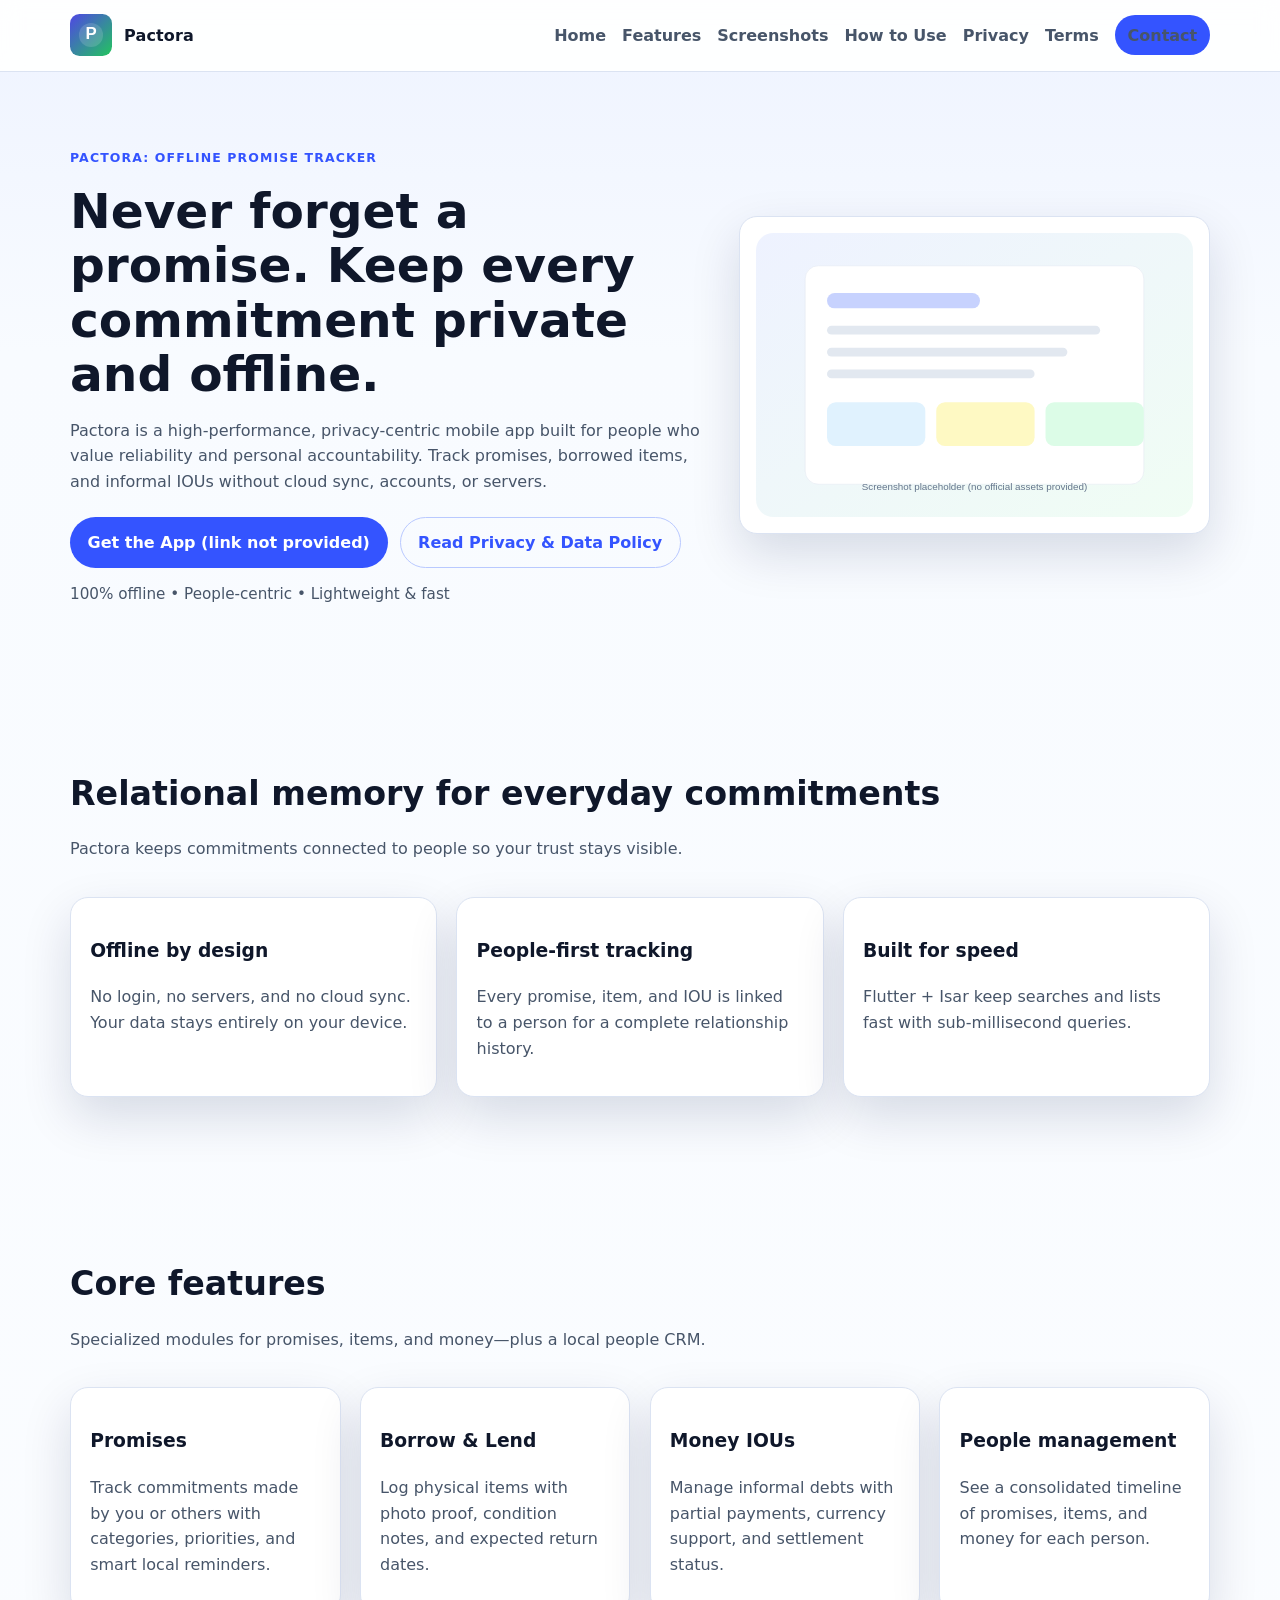
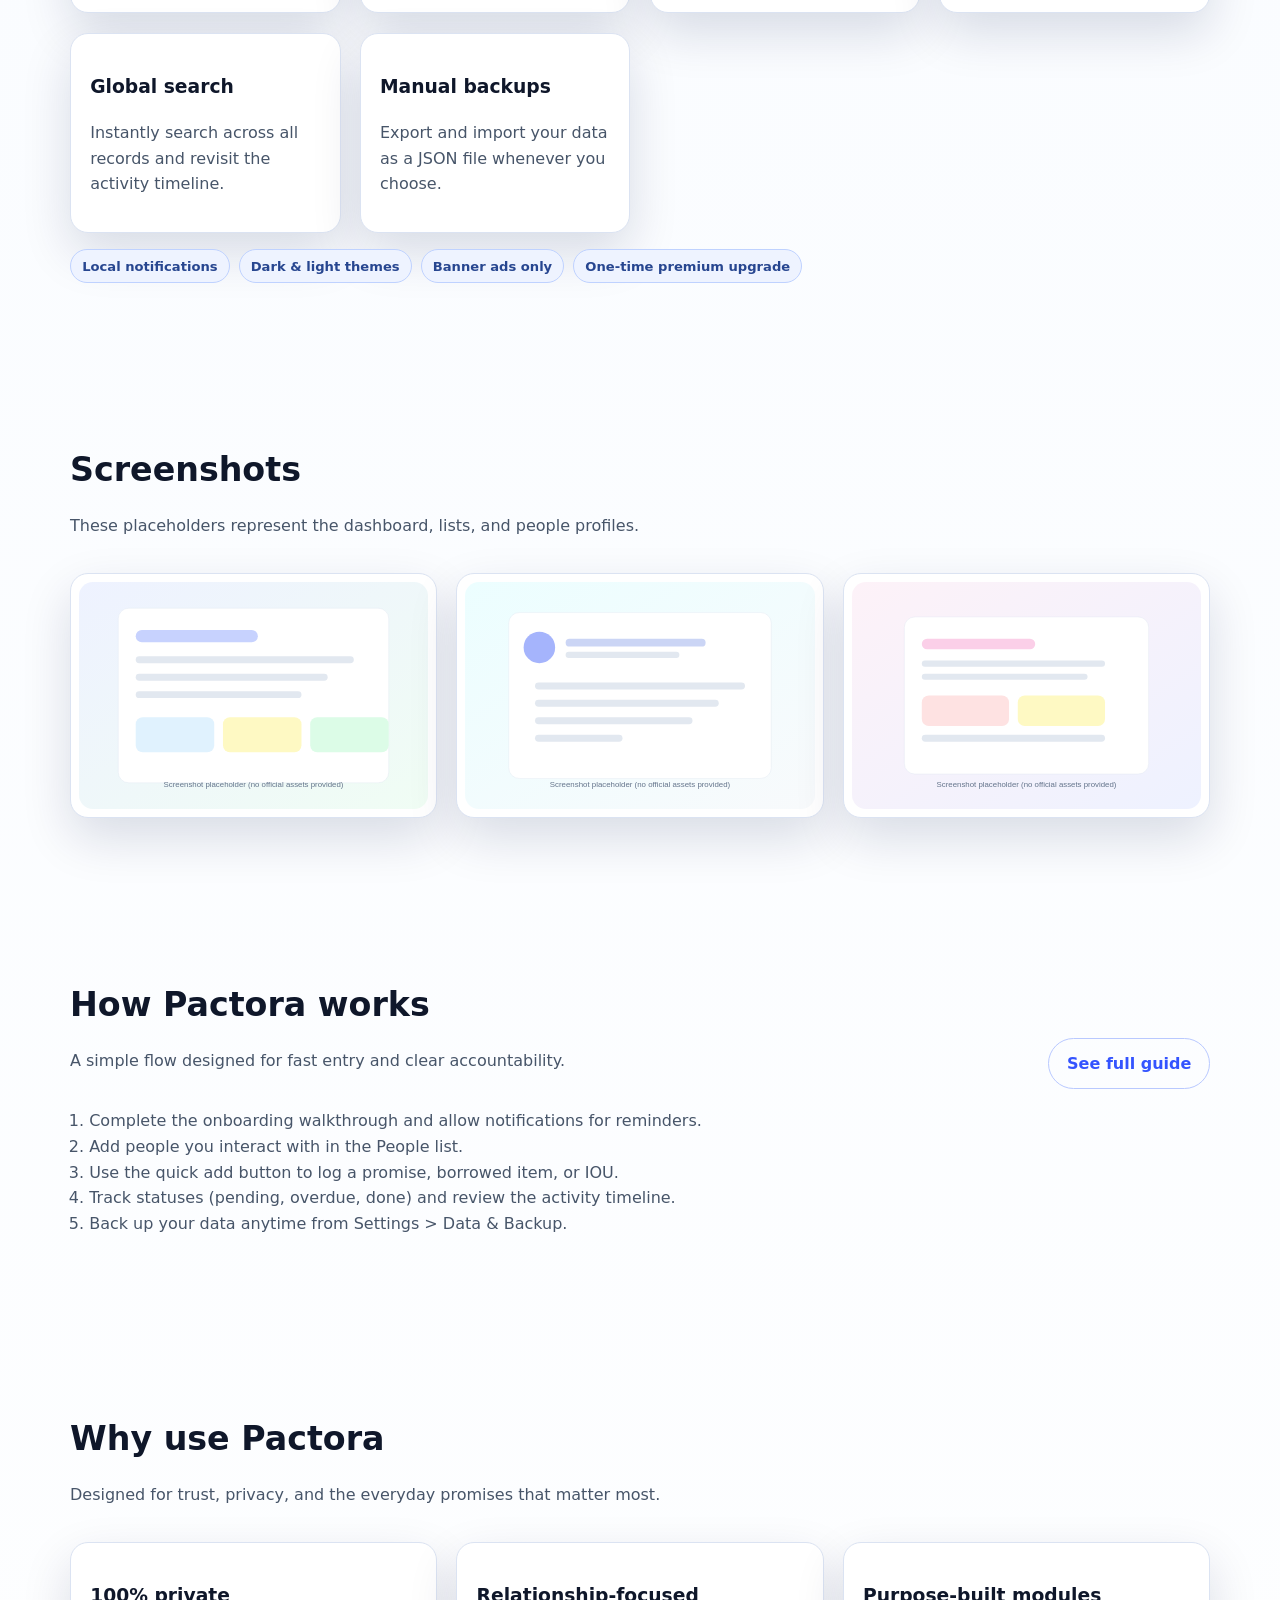
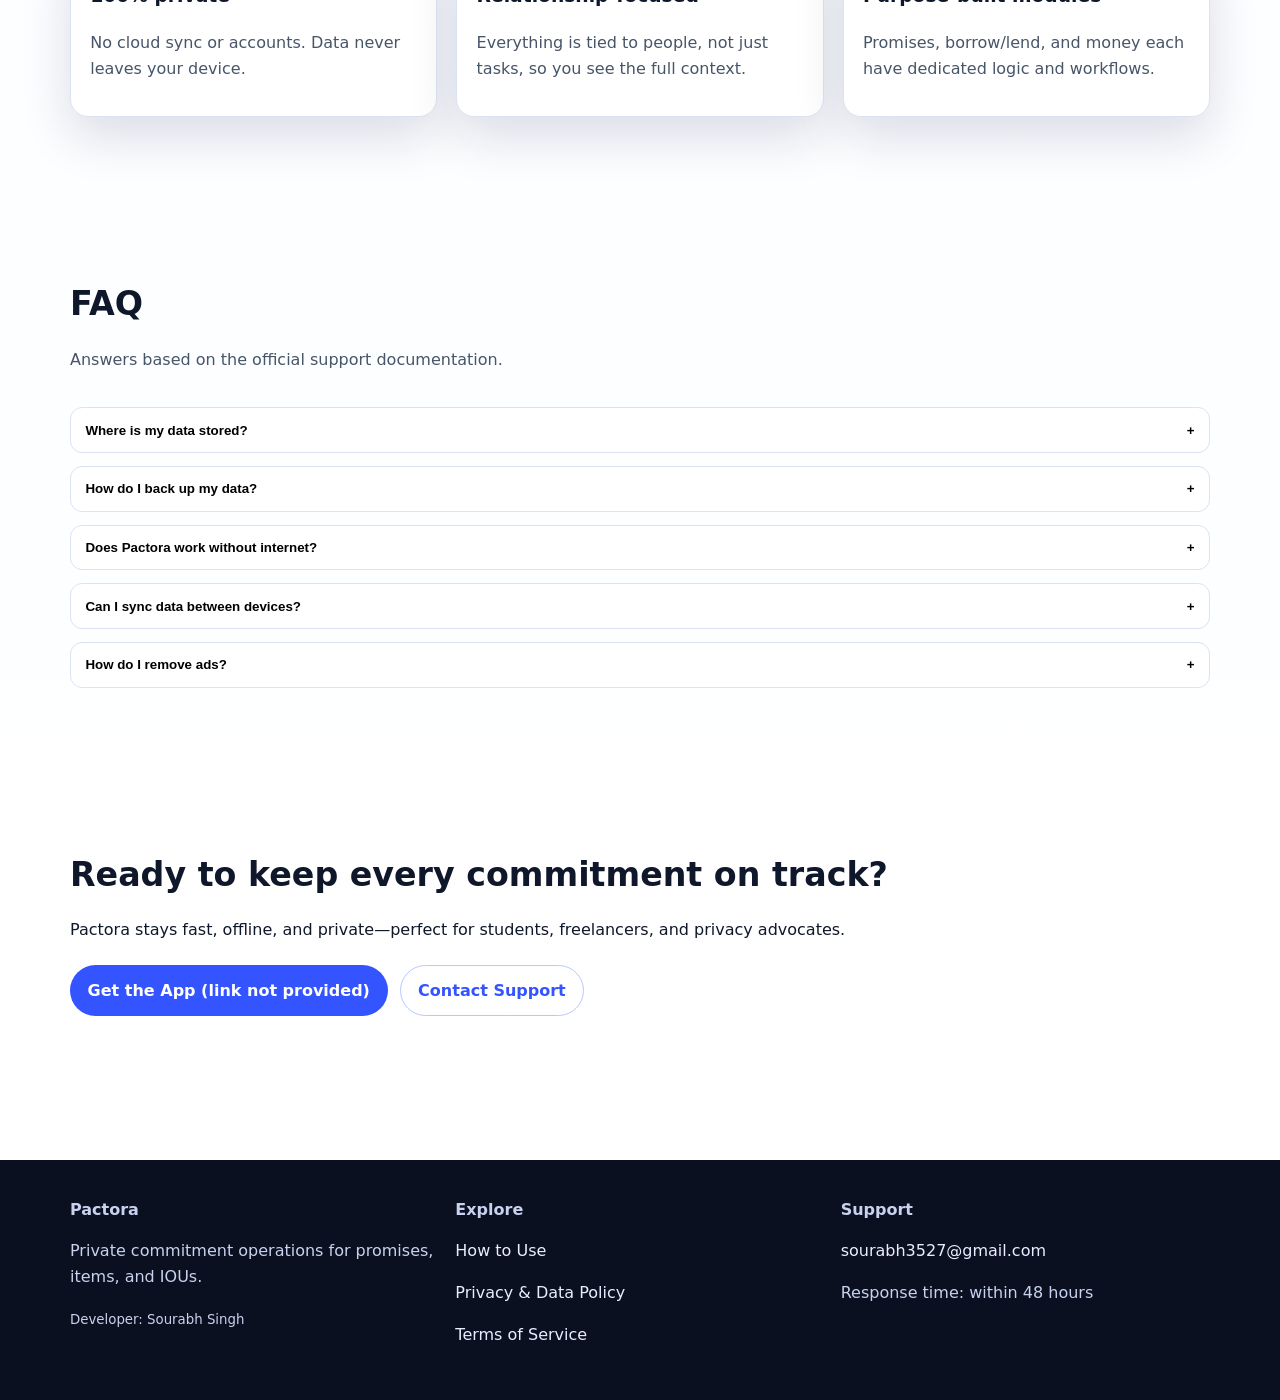
<file: index.html>
<!DOCTYPE html>
<html lang="en">
  <head>
    <meta charset="UTF-8" />
    <meta name="viewport" content="width=device-width, initial-scale=1" />
    <title>Pactora — Private Commitment Intelligence</title>
    <meta name="description" content="Pactora is a 100% offline, privacy-centric commitment tracker for promises, borrowed items, and informal IOUs." />
    <link rel="stylesheet" href="style.css" />
  </head>
  <body>
    <header class="site-header">
      <div class="container nav-wrap">
        <a class="brand" href="index.html">
          <img class="logo" src="assets/logo.svg" alt="Pactora logo" />
          <span>Pactora</span>
        </a>
        <button class="nav-toggle" aria-expanded="false" aria-controls="nav-links">Menu</button>
        <nav>
          <ul id="nav-links" class="nav-links">
            <li><a href="index.html">Home</a></li>
            <li><a href="#features">Features</a></li>
            <li><a href="#screenshots">Screenshots</a></li>
            <li><a href="how-to-use.html">How to Use</a></li>
            <li><a href="privacy.html">Privacy</a></li>
            <li><a href="terms.html">Terms</a></li>
            <li><a class="btn btn-sm" href="contact.html">Contact</a></li>
          </ul>
        </nav>
      </div>
    </header>

    <div class="scroll-progress" aria-hidden="true"></div>

    <main>
      <section class="hero section">
        <div class="container hero-grid">
          <div>
            <span class="eyebrow">Pactora: Offline Promise Tracker</span>
            <h1>Never forget a promise. Keep every commitment private and offline.</h1>
            <p>
              Pactora is a high-performance, privacy-centric mobile app built for people who value reliability and personal accountability.
              Track promises, borrowed items, and informal IOUs without cloud sync, accounts, or servers.
            </p>
            <div class="cta-group">
              <a class="btn" href="contact.html">Get the App (link not provided)</a>
              <a class="btn btn-secondary" href="privacy.html">Read Privacy &amp; Data Policy</a>
            </div>
            <div class="hero-meta">100% offline • People-centric • Lightweight &amp; fast</div>
          </div>
          <div class="hero-card">
            <img src="assets/screenshot-1.svg" alt="Pactora app screenshot placeholder" />
          </div>
        </div>
      </section>

      <section class="section" id="about">
        <div class="container">
          <div class="section-title">
            <div>
              <h2>Relational memory for everyday commitments</h2>
              <p>Pactora keeps commitments connected to people so your trust stays visible.</p>
            </div>
          </div>
          <div class="card-grid">
            <div class="card">
              <h3>Offline by design</h3>
              <p>No login, no servers, and no cloud sync. Your data stays entirely on your device.</p>
            </div>
            <div class="card">
              <h3>People-first tracking</h3>
              <p>Every promise, item, and IOU is linked to a person for a complete relationship history.</p>
            </div>
            <div class="card">
              <h3>Built for speed</h3>
              <p>Flutter + Isar keep searches and lists fast with sub-millisecond queries.</p>
            </div>
          </div>
        </div>
      </section>

      <section class="section" id="features">
        <div class="container">
          <div class="section-title">
            <div>
              <h2>Core features</h2>
              <p>Specialized modules for promises, items, and money—plus a local people CRM.</p>
            </div>
          </div>
          <div class="card-grid">
            <div class="card">
              <h3>Promises</h3>
              <p>Track commitments made by you or others with categories, priorities, and smart local reminders.</p>
            </div>
            <div class="card">
              <h3>Borrow &amp; Lend</h3>
              <p>Log physical items with photo proof, condition notes, and expected return dates.</p>
            </div>
            <div class="card">
              <h3>Money IOUs</h3>
              <p>Manage informal debts with partial payments, currency support, and settlement status.</p>
            </div>
            <div class="card">
              <h3>People management</h3>
              <p>See a consolidated timeline of promises, items, and money for each person.</p>
            </div>
            <div class="card">
              <h3>Global search</h3>
              <p>Instantly search across all records and revisit the activity timeline.</p>
            </div>
            <div class="card">
              <h3>Manual backups</h3>
              <p>Export and import your data as a JSON file whenever you choose.</p>
            </div>
          </div>
          <div class="pill-list">
            <div class="pill">Local notifications</div>
            <div class="pill">Dark &amp; light themes</div>
            <div class="pill">Banner ads only</div>
            <div class="pill">One-time premium upgrade</div>
          </div>
        </div>
      </section>

      <section class="section" id="screenshots">
        <div class="container">
          <div class="section-title">
            <div>
              <h2>Screenshots</h2>
              <p>These placeholders represent the dashboard, lists, and people profiles.</p>
            </div>
          </div>
          <div class="screenshot-grid">
            <div class="screenshot">
              <img src="assets/screenshot-1.svg" alt="Dashboard screenshot placeholder" />
            </div>
            <div class="screenshot">
              <img src="assets/screenshot-2.svg" alt="Lists screenshot placeholder" />
            </div>
            <div class="screenshot">
              <img src="assets/screenshot-3.svg" alt="People profile screenshot placeholder" />
            </div>
          </div>
        </div>
      </section>

      <section class="section" id="how">
        <div class="container">
          <div class="section-title">
            <div>
              <h2>How Pactora works</h2>
              <p>A simple flow designed for fast entry and clear accountability.</p>
            </div>
            <a class="btn btn-secondary" href="how-to-use.html">See full guide</a>
          </div>
          <ol class="list">
            <li>Complete the onboarding walkthrough and allow notifications for reminders.</li>
            <li>Add people you interact with in the People list.</li>
            <li>Use the quick add button to log a promise, borrowed item, or IOU.</li>
            <li>Track statuses (pending, overdue, done) and review the activity timeline.</li>
            <li>Back up your data anytime from Settings &gt; Data &amp; Backup.</li>
          </ol>
        </div>
      </section>

      <section class="section" id="why">
        <div class="container">
          <div class="section-title">
            <div>
              <h2>Why use Pactora</h2>
              <p>Designed for trust, privacy, and the everyday promises that matter most.</p>
            </div>
          </div>
          <div class="card-grid">
            <div class="card">
              <h3>100% private</h3>
              <p>No cloud sync or accounts. Data never leaves your device.</p>
            </div>
            <div class="card">
              <h3>Relationship-focused</h3>
              <p>Everything is tied to people, not just tasks, so you see the full context.</p>
            </div>
            <div class="card">
              <h3>Purpose-built modules</h3>
              <p>Promises, borrow/lend, and money each have dedicated logic and workflows.</p>
            </div>
          </div>
        </div>
      </section>

      <section class="section" id="faq">
        <div class="container">
          <div class="section-title">
            <div>
              <h2>FAQ</h2>
              <p>Answers based on the official support documentation.</p>
            </div>
          </div>
          <div class="faq-list">
            <div class="faq-item">
              <button type="button" aria-expanded="false">
                Where is my data stored?
                <span>+</span>
              </button>
              <div class="faq-answer">
                <p>Your data is stored locally in an encrypted Isar database on your phone. It never leaves your device.</p>
              </div>
            </div>
            <div class="faq-item">
              <button type="button" aria-expanded="false">
                How do I back up my data?
                <span>+</span>
              </button>
              <div class="faq-answer">
                <p>Go to Settings &gt; Data &amp; Backup and tap “Export Backup.” This creates a JSON file you can store anywhere.</p>
              </div>
            </div>
            <div class="faq-item">
              <button type="button" aria-expanded="false">
                Does Pactora work without internet?
                <span>+</span>
              </button>
              <div class="faq-answer">
                <p>Yes. Core features are fully offline. Internet is only required to load banner ads in the free version.</p>
              </div>
            </div>
            <div class="faq-item">
              <button type="button" aria-expanded="false">
                Can I sync data between devices?
                <span>+</span>
              </button>
              <div class="faq-answer">
                <p>Not automatically. You can manually export a backup and import it on another device.</p>
              </div>
            </div>
            <div class="faq-item">
              <button type="button" aria-expanded="false">
                How do I remove ads?
                <span>+</span>
              </button>
              <div class="faq-answer">
                <p>Open Settings and purchase “Pactora Plus” to remove all banner ads.</p>
              </div>
            </div>
          </div>
        </div>
      </section>

      <section class="section">
        <div class="container">
          <div class="cta-band">
            <h2>Ready to keep every commitment on track?</h2>
            <p>Pactora stays fast, offline, and private—perfect for students, freelancers, and privacy advocates.</p>
            <div class="cta-group">
              <a class="btn" href="contact.html">Get the App (link not provided)</a>
              <a class="btn btn-secondary" href="contact.html">Contact Support</a>
            </div>
          </div>
        </div>
      </section>
    </main>

    <button id="back-to-top" class="back-to-top" type="button" aria-label="Back to top">↑</button>

    <footer class="footer">
      <div class="container footer-grid">
        <div>
          <strong>Pactora</strong>
          <p>Private commitment operations for promises, items, and IOUs.</p>
          <small>Developer: Sourabh Singh</small>
        </div>
        <div>
          <strong>Explore</strong>
          <p><a href="how-to-use.html">How to Use</a></p>
          <p><a href="privacy.html">Privacy &amp; Data Policy</a></p>
          <p><a href="terms.html">Terms of Service</a></p>
        </div>
        <div>
          <strong>Support</strong>
          <p><a href="mailto:sourabh3527@gmail.com">sourabh3527@gmail.com</a></p>
          <p>Response time: within 48 hours</p>
        </div>
      </div>
    </footer>

    <script src="script.js"></script>
  </body>
</html>
</file>
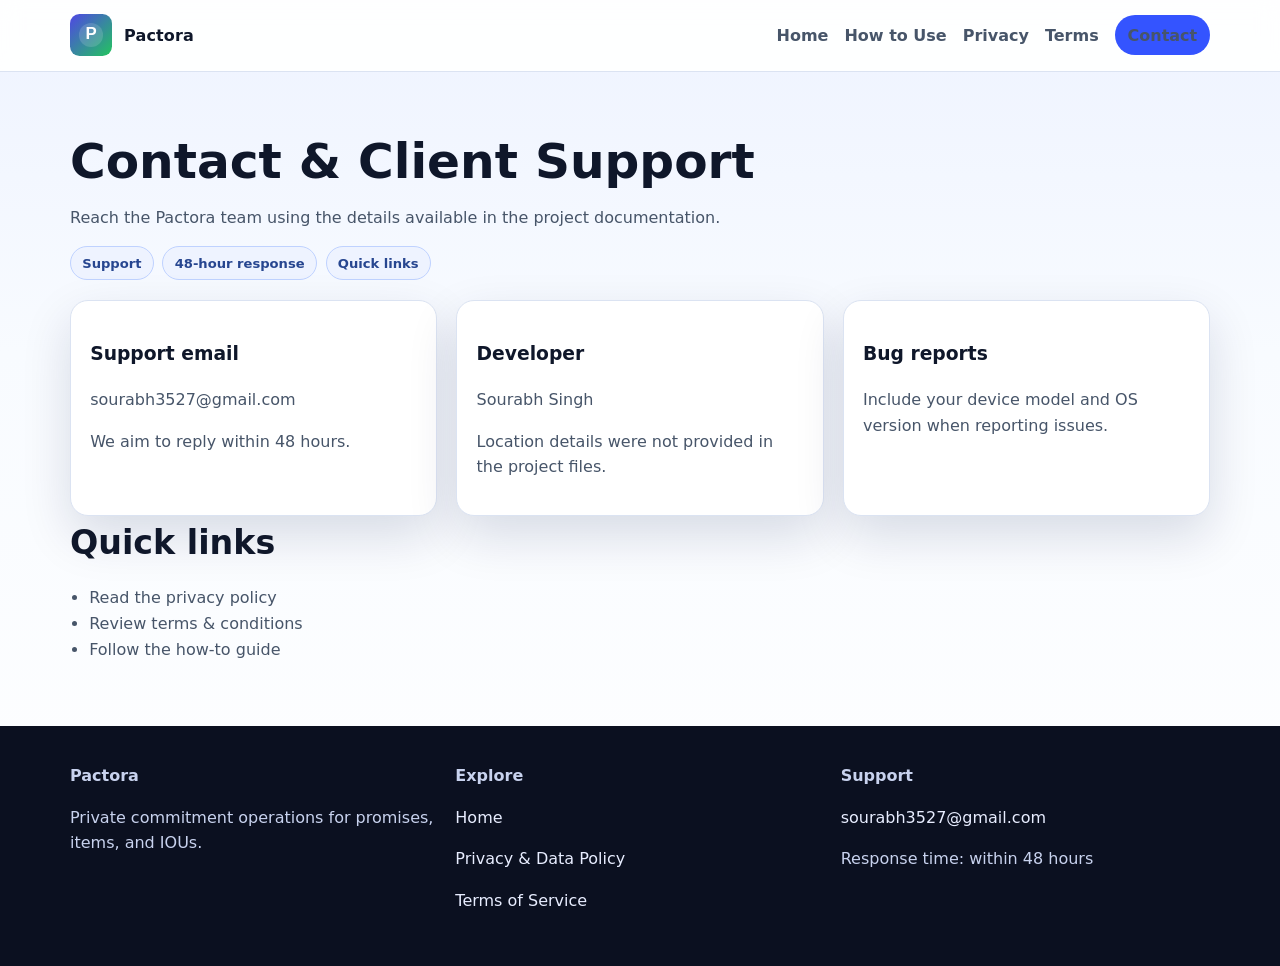
<file: contact.html>
<!DOCTYPE html>
<html lang="en">
  <head>
    <meta charset="UTF-8" />
    <meta name="viewport" content="width=device-width, initial-scale=1" />
    <title>Contact Pactora Support</title>
    <meta name="description" content="Contact and support information for Pactora." />
    <link rel="stylesheet" href="style.css" />
  </head>
  <body>
    <header class="site-header">
      <div class="container nav-wrap">
        <a class="brand" href="index.html">
          <img class="logo" src="assets/logo.svg" alt="Pactora logo" />
          <span>Pactora</span>
        </a>
        <button class="nav-toggle" aria-expanded="false" aria-controls="nav-links">Menu</button>
        <nav>
          <ul id="nav-links" class="nav-links">
            <li><a href="index.html">Home</a></li>
            <li><a href="how-to-use.html">How to Use</a></li>
            <li><a href="privacy.html">Privacy</a></li>
            <li><a href="terms.html">Terms</a></li>
            <li><a class="btn btn-sm" href="contact.html">Contact</a></li>
          </ul>
        </nav>
      </div>
    </header>

    <div class="scroll-progress" aria-hidden="true"></div>

    <main class="container">
      <section class="page-header page-hero">
        <h1>Contact &amp; Client Support</h1>
        <p>Reach the Pactora team using the details available in the project documentation.</p>
        <div class="page-meta">
          <span class="pill">Support</span>
          <span class="pill">48-hour response</span>
          <span class="pill">Quick links</span>
        </div>
      </section>

      <section class="page-content">
        <div class="card-grid">
          <div class="card">
            <h3>Support email</h3>
            <p><a href="mailto:sourabh3527@gmail.com">sourabh3527@gmail.com</a></p>
            <p>We aim to reply within 48 hours.</p>
          </div>
          <div class="card">
            <h3>Developer</h3>
            <p>Sourabh Singh</p>
            <p>Location details were not provided in the project files.</p>
          </div>
          <div class="card">
            <h3>Bug reports</h3>
            <p>Include your device model and OS version when reporting issues.</p>
          </div>
        </div>

        <h2>Quick links</h2>
        <ul class="list">
          <li><a href="privacy.html">Read the privacy policy</a></li>
          <li><a href="terms.html">Review terms &amp; conditions</a></li>
          <li><a href="how-to-use.html">Follow the how-to guide</a></li>
        </ul>
      </section>
    </main>

    <button id="back-to-top" class="back-to-top" type="button" aria-label="Back to top">↑</button>

    <footer class="footer">
      <div class="container footer-grid">
        <div>
          <strong>Pactora</strong>
          <p>Private commitment operations for promises, items, and IOUs.</p>
        </div>
        <div>
          <strong>Explore</strong>
          <p><a href="index.html">Home</a></p>
          <p><a href="privacy.html">Privacy &amp; Data Policy</a></p>
          <p><a href="terms.html">Terms of Service</a></p>
        </div>
        <div>
          <strong>Support</strong>
          <p><a href="mailto:sourabh3527@gmail.com">sourabh3527@gmail.com</a></p>
          <p>Response time: within 48 hours</p>
        </div>
      </div>
    </footer>

    <script src="script.js"></script>
  </body>
</html>
</file>
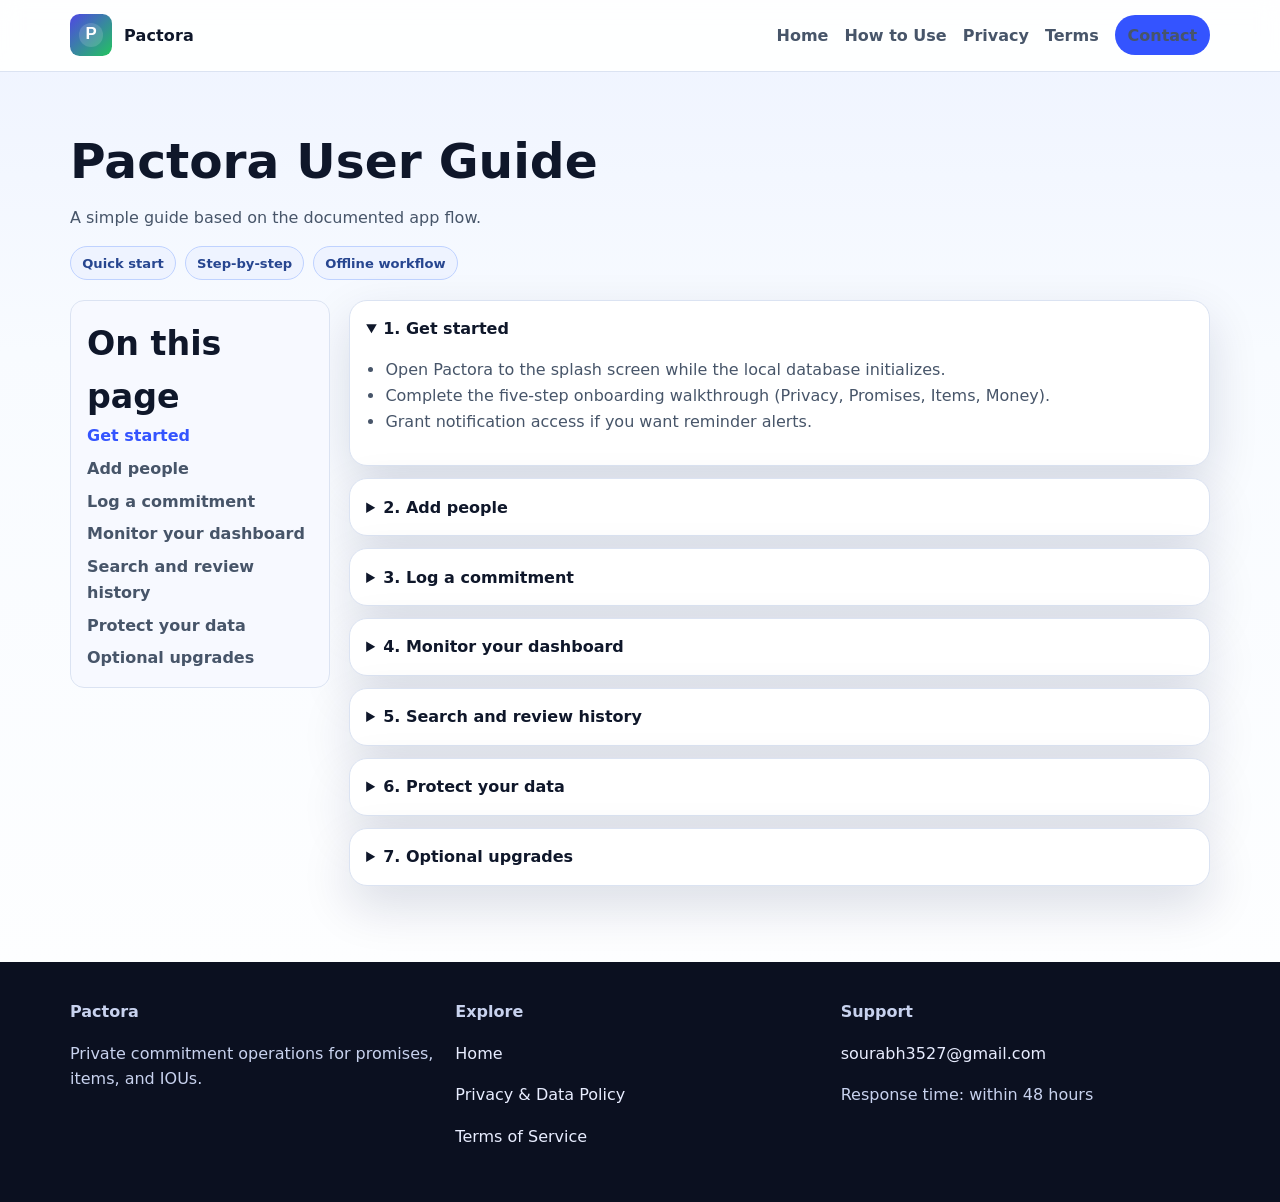
<file: how-to-use.html>
<!DOCTYPE html>
<html lang="en">
  <head>
    <meta charset="UTF-8" />
    <meta name="viewport" content="width=device-width, initial-scale=1" />
    <title>Pactora User Guide</title>
    <meta name="description" content="Step-by-step guide for using Pactora, the offline promise tracker." />
    <link rel="stylesheet" href="style.css" />
  </head>
  <body>
    <header class="site-header">
      <div class="container nav-wrap">
        <a class="brand" href="index.html">
          <img class="logo" src="assets/logo.svg" alt="Pactora logo" />
          <span>Pactora</span>
        </a>
        <button class="nav-toggle" aria-expanded="false" aria-controls="nav-links">Menu</button>
        <nav>
          <ul id="nav-links" class="nav-links">
            <li><a href="index.html">Home</a></li>
            <li><a href="how-to-use.html">How to Use</a></li>
            <li><a href="privacy.html">Privacy</a></li>
            <li><a href="terms.html">Terms</a></li>
            <li><a class="btn btn-sm" href="contact.html">Contact</a></li>
          </ul>
        </nav>
      </div>
    </header>

    <div class="scroll-progress" aria-hidden="true"></div>

    <main class="container">
      <section class="page-header page-hero">
        <h1>Pactora User Guide</h1>
        <p>A simple guide based on the documented app flow.</p>
        <div class="page-meta">
          <span class="pill">Quick start</span>
          <span class="pill">Step-by-step</span>
          <span class="pill">Offline workflow</span>
        </div>
      </section>

      <div class="page-layout">
        <aside class="toc">
          <h2>On this page</h2>
          <nav>
            <a href="#start">Get started</a>
            <a href="#people">Add people</a>
            <a href="#commitment">Log a commitment</a>
            <a href="#dashboard">Monitor your dashboard</a>
            <a href="#history">Search and review history</a>
            <a href="#protect">Protect your data</a>
            <a href="#upgrades">Optional upgrades</a>
          </nav>
        </aside>

        <section class="page-content">
          <details id="start" class="content-card" open>
            <summary>1. Get started</summary>
            <div>
              <ul class="list">
                <li>Open Pactora to the splash screen while the local database initializes.</li>
                <li>Complete the five-step onboarding walkthrough (Privacy, Promises, Items, Money).</li>
                <li>Grant notification access if you want reminder alerts.</li>
              </ul>
            </div>
          </details>

          <details id="people" class="content-card">
            <summary>2. Add people</summary>
            <div>
              <p>Use the People list to add the contacts tied to your commitments. Each person gets a full relationship history.</p>
            </div>
          </details>

          <details id="commitment" class="content-card">
            <summary>3. Log a commitment</summary>
            <div>
              <ul class="list">
                <li>Tap the floating action button to open the quick add sheet.</li>
                <li>Choose Promises, Borrow &amp; Lend, or Money based on what you want to track.</li>
                <li>Set due dates, priorities, and attachments like photos when needed.</li>
              </ul>
            </div>
          </details>

          <details id="dashboard" class="content-card">
            <summary>4. Monitor your dashboard</summary>
            <div>
              <ul class="list">
                <li>Use the Home dashboard to see Pending, Overdue, Borrowed, and Owed summaries.</li>
                <li>Review “Due Today” items to take immediate action.</li>
                <li>Open detail screens to complete, snooze, or share entries.</li>
              </ul>
            </div>
          </details>

          <details id="history" class="content-card">
            <summary>5. Search and review history</summary>
            <div>
              <ul class="list">
                <li>Use Global Search to find any promise, item, or IOU instantly.</li>
                <li>Open the Activity Timeline for a chronological history of your actions.</li>
                <li>Use the Calendar view to scan commitments by date.</li>
              </ul>
            </div>
          </details>

          <details id="protect" class="content-card">
            <summary>6. Protect your data</summary>
            <div>
              <ul class="list">
                <li>Go to Settings &gt; Data &amp; Backup to export a JSON backup.</li>
                <li>Import the backup on another device if you need to migrate data.</li>
              </ul>
            </div>
          </details>

          <details id="upgrades" class="content-card">
            <summary>7. Optional upgrades</summary>
            <div>
              <p>Pactora Plus removes ads and unlocks custom themes, analytics, and additional notification options.</p>
            </div>
          </details>
        </section>
      </div>
    </main>

    <button id="back-to-top" class="back-to-top" type="button" aria-label="Back to top">↑</button>

    <footer class="footer">
      <div class="container footer-grid">
        <div>
          <strong>Pactora</strong>
          <p>Private commitment operations for promises, items, and IOUs.</p>
        </div>
        <div>
          <strong>Explore</strong>
          <p><a href="index.html">Home</a></p>
          <p><a href="privacy.html">Privacy &amp; Data Policy</a></p>
          <p><a href="terms.html">Terms of Service</a></p>
        </div>
        <div>
          <strong>Support</strong>
          <p><a href="mailto:sourabh3527@gmail.com">sourabh3527@gmail.com</a></p>
          <p>Response time: within 48 hours</p>
        </div>
      </div>
    </footer>

    <script src="script.js"></script>
  </body>
</html>
</file>
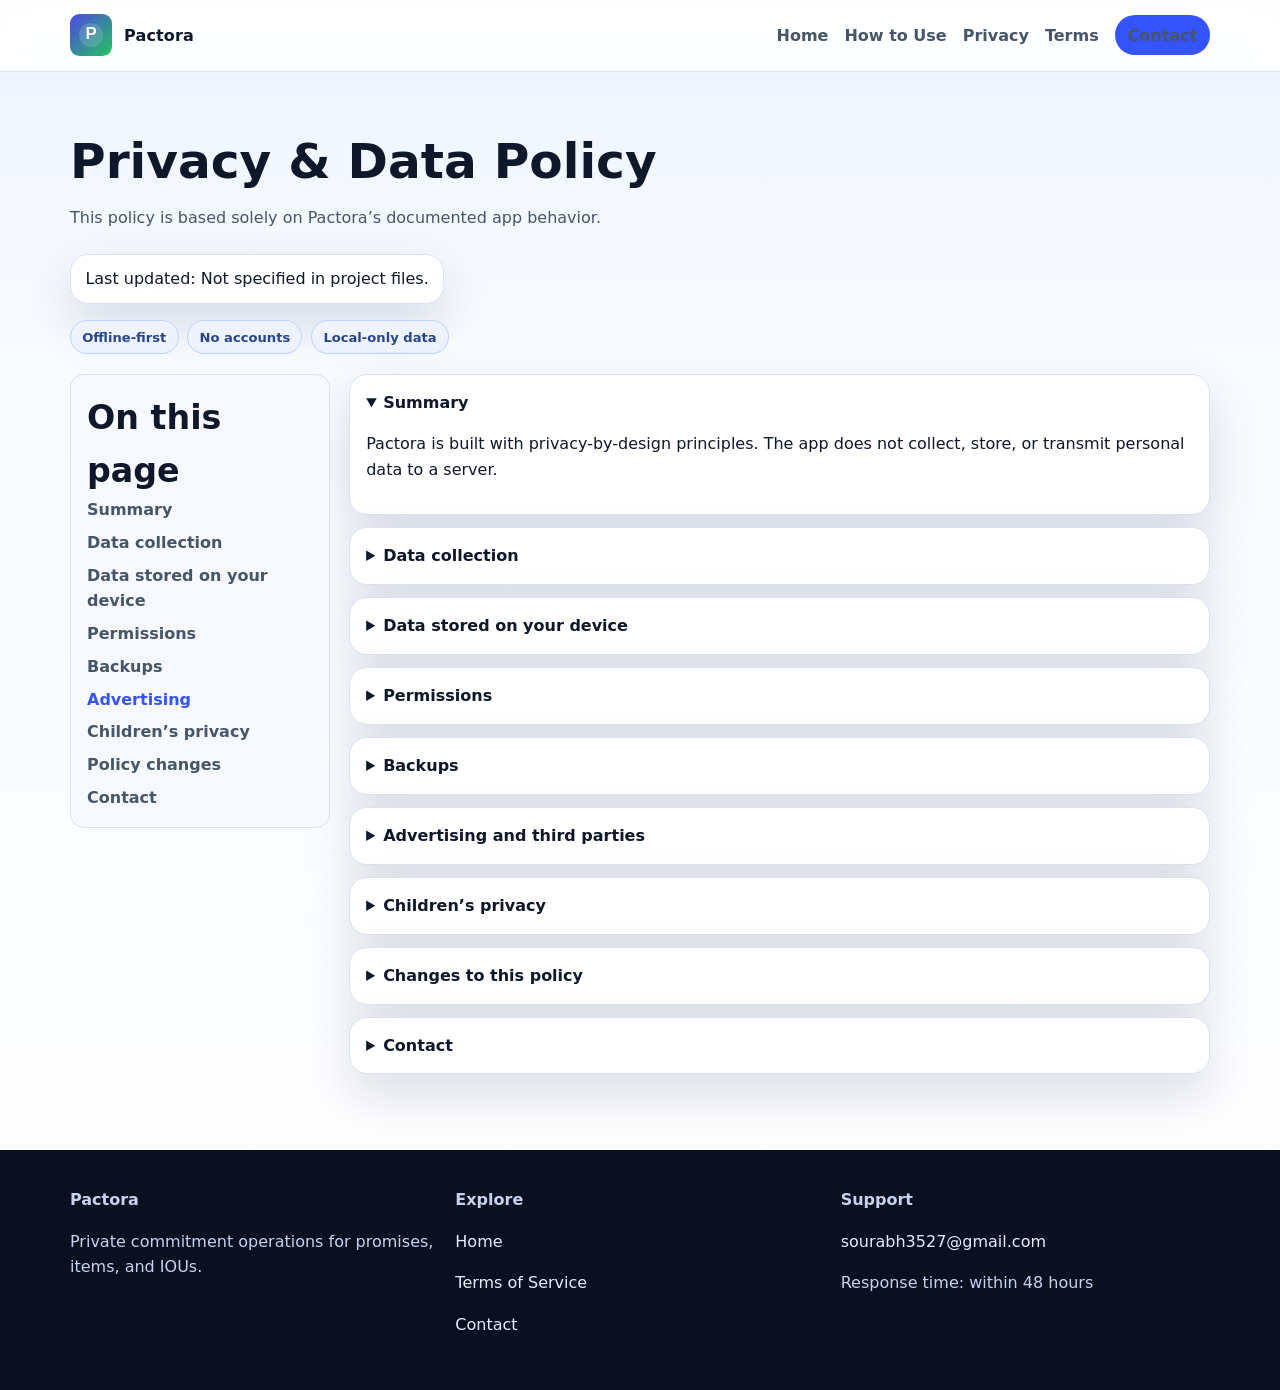
<file: privacy.html>
<!DOCTYPE html>
<html lang="en">
  <head>
    <meta charset="UTF-8" />
    <meta name="viewport" content="width=device-width, initial-scale=1" />
    <title>Pactora Privacy &amp; Data Policy</title>
    <meta name="description" content="Privacy policy for Pactora, the offline promise tracker." />
    <link rel="stylesheet" href="style.css" />
  </head>
  <body>
    <header class="site-header">
      <div class="container nav-wrap">
        <a class="brand" href="index.html">
          <img class="logo" src="assets/logo.svg" alt="Pactora logo" />
          <span>Pactora</span>
        </a>
        <button class="nav-toggle" aria-expanded="false" aria-controls="nav-links">Menu</button>
        <nav>
          <ul id="nav-links" class="nav-links">
            <li><a href="index.html">Home</a></li>
            <li><a href="how-to-use.html">How to Use</a></li>
            <li><a href="privacy.html">Privacy</a></li>
            <li><a href="terms.html">Terms</a></li>
            <li><a class="btn btn-sm" href="contact.html">Contact</a></li>
          </ul>
        </nav>
      </div>
    </header>

    <div class="scroll-progress" aria-hidden="true"></div>

    <main class="container">
      <section class="page-header page-hero">
        <h1>Privacy &amp; Data Policy</h1>
        <p>This policy is based solely on Pactora’s documented app behavior.</p>
        <div class="notice">Last updated: Not specified in project files.</div>
        <div class="page-meta">
          <span class="pill">Offline-first</span>
          <span class="pill">No accounts</span>
          <span class="pill">Local-only data</span>
        </div>
      </section>

      <div class="page-layout">
        <aside class="toc">
          <h2>On this page</h2>
          <nav>
            <a href="#summary">Summary</a>
            <a href="#collection">Data collection</a>
            <a href="#device-data">Data stored on your device</a>
            <a href="#permissions">Permissions</a>
            <a href="#backups">Backups</a>
            <a href="#ads">Advertising</a>
            <a href="#children">Children’s privacy</a>
            <a href="#changes">Policy changes</a>
            <a href="#contact">Contact</a>
          </nav>
        </aside>

        <section class="page-content">
          <details id="summary" class="content-card" open>
            <summary>Summary</summary>
            <div>
              <p>Pactora is built with privacy-by-design principles. The app does not collect, store, or transmit personal data to a server.</p>
            </div>
          </details>

          <details id="collection" class="content-card">
            <summary>Data collection</summary>
            <div>
              <ul class="list">
                <li>No account creation, login, or cloud sync is used.</li>
                <li>No personal data is sent to Pactora’s servers because none exist for storage.</li>
              </ul>
            </div>
          </details>

          <details id="device-data" class="content-card">
            <summary>Data stored on your device</summary>
            <div>
              <ul class="list">
                <li>Commitments, people, and IOUs are stored locally in an Isar database.</li>
                <li>Item photos and attachments are stored as local files on your device.</li>
                <li>Deleting the app removes all local data permanently.</li>
              </ul>
            </div>
          </details>

          <details id="permissions" class="content-card">
            <summary>Permissions</summary>
            <div>
              <ul class="list">
                <li><strong>Notifications:</strong> Used to schedule local reminders for promises and return dates.</li>
                <li><strong>Media/Photos:</strong> Used to attach item photos. Files stay on your device.</li>
              </ul>
            </div>
          </details>

          <details id="backups" class="content-card">
            <summary>Backups</summary>
            <div>
              <ul class="list">
                <li>Manual backup exports are available via Settings &gt; Data &amp; Backup.</li>
                <li>Backups are exported as JSON files that you control and store.</li>
              </ul>
            </div>
          </details>

          <details id="ads" class="content-card">
            <summary>Advertising and third parties</summary>
            <div>
              <ul class="list">
                <li>Pactora uses Google AdMob banner ads in the free version.</li>
                <li>Google may collect device identifiers to serve personalized ads unless you opt out.</li>
                <li>Ads are banner-only and do not interrupt the app flow.</li>
              </ul>
            </div>
          </details>

          <details id="children" class="content-card">
            <summary>Children’s privacy</summary>
            <div>
              <p>Pactora is not intended for children under 13.</p>
            </div>
          </details>

          <details id="changes" class="content-card">
            <summary>Changes to this policy</summary>
            <div>
              <p>Updates will be reflected in the app’s About &amp; FAQ screens. No update cadence is specified in the project files.</p>
            </div>
          </details>

          <details id="contact" class="content-card">
            <summary>Contact</summary>
            <div>
              <p>For privacy questions, contact <a href="mailto:sourabh3527@gmail.com">sourabh3527@gmail.com</a>.</p>
            </div>
          </details>
        </section>
      </div>
    </main>

    <button id="back-to-top" class="back-to-top" type="button" aria-label="Back to top">↑</button>

    <footer class="footer">
      <div class="container footer-grid">
        <div>
          <strong>Pactora</strong>
          <p>Private commitment operations for promises, items, and IOUs.</p>
        </div>
        <div>
          <strong>Explore</strong>
          <p><a href="index.html">Home</a></p>
          <p><a href="terms.html">Terms of Service</a></p>
          <p><a href="contact.html">Contact</a></p>
        </div>
        <div>
          <strong>Support</strong>
          <p><a href="mailto:sourabh3527@gmail.com">sourabh3527@gmail.com</a></p>
          <p>Response time: within 48 hours</p>
        </div>
      </div>
    </footer>

    <script src="script.js"></script>
  </body>
</html>
</file>
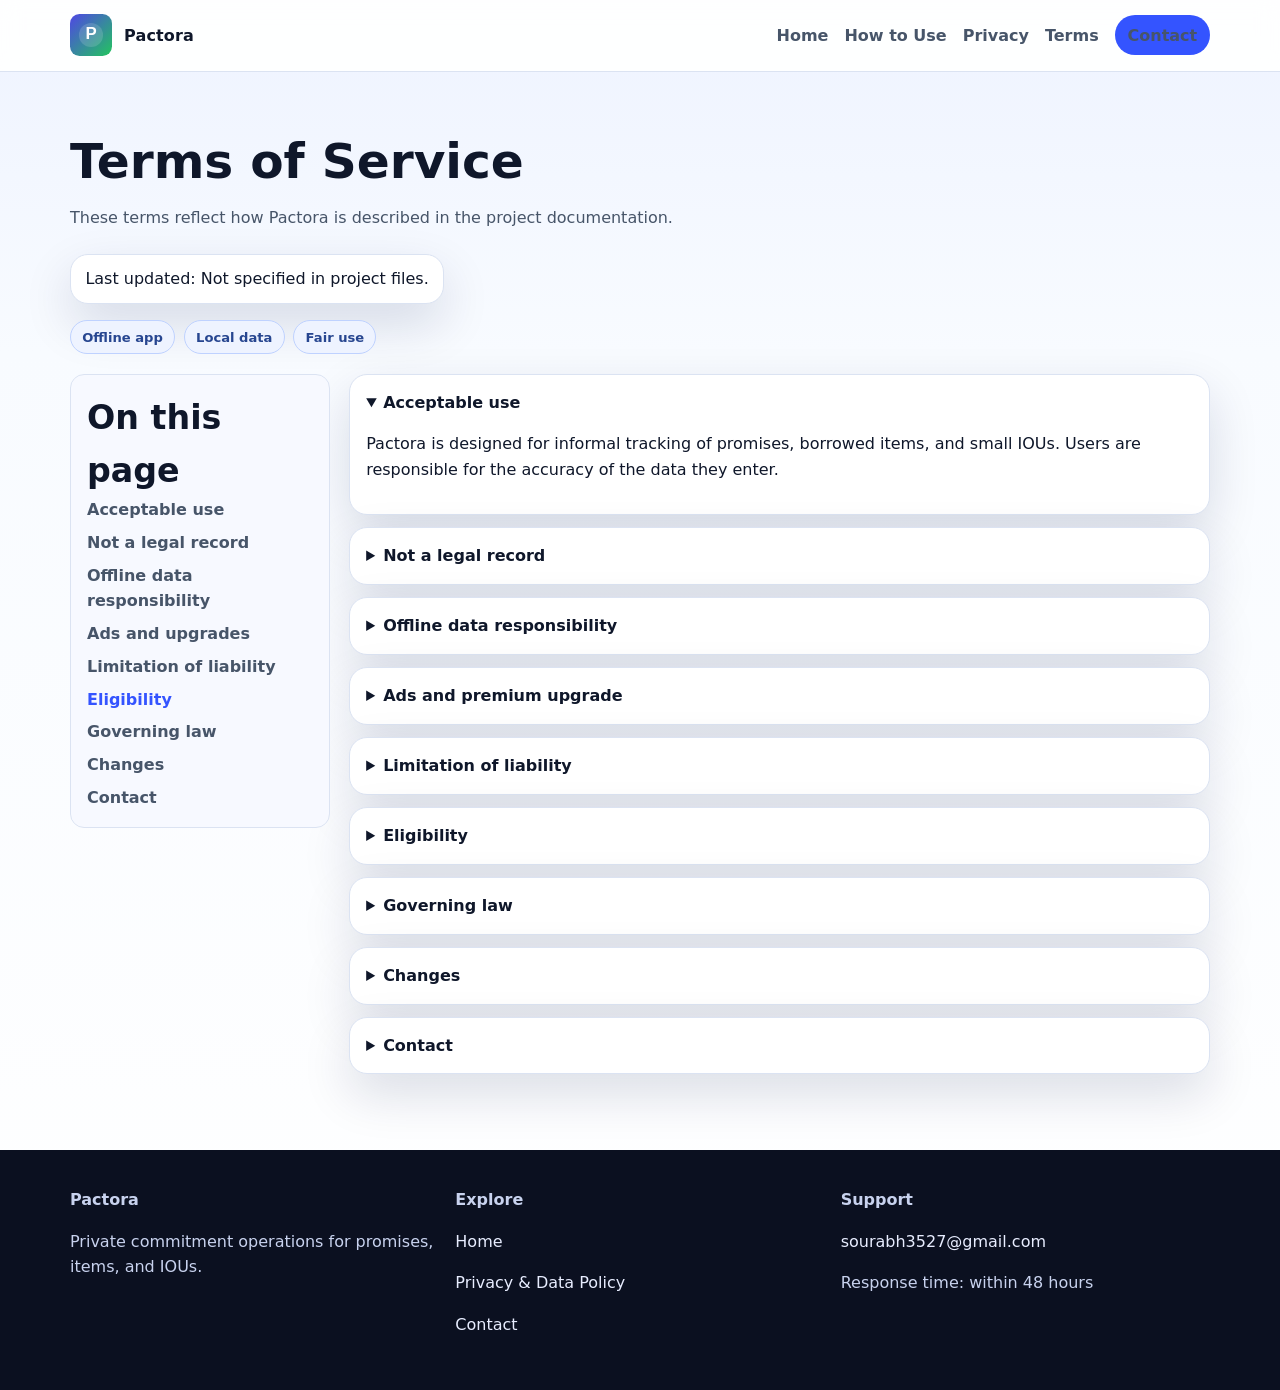
<file: terms.html>
<!DOCTYPE html>
<html lang="en">
  <head>
    <meta charset="UTF-8" />
    <meta name="viewport" content="width=device-width, initial-scale=1" />
    <title>Pactora Terms of Service</title>
    <meta name="description" content="Terms and conditions for Pactora, the offline promise tracker." />
    <link rel="stylesheet" href="style.css" />
  </head>
  <body>
    <header class="site-header">
      <div class="container nav-wrap">
        <a class="brand" href="index.html">
          <img class="logo" src="assets/logo.svg" alt="Pactora logo" />
          <span>Pactora</span>
        </a>
        <button class="nav-toggle" aria-expanded="false" aria-controls="nav-links">Menu</button>
        <nav>
          <ul id="nav-links" class="nav-links">
            <li><a href="index.html">Home</a></li>
            <li><a href="how-to-use.html">How to Use</a></li>
            <li><a href="privacy.html">Privacy</a></li>
            <li><a href="terms.html">Terms</a></li>
            <li><a class="btn btn-sm" href="contact.html">Contact</a></li>
          </ul>
        </nav>
      </div>
    </header>

    <div class="scroll-progress" aria-hidden="true"></div>

    <main class="container">
      <section class="page-header page-hero">
        <h1>Terms of Service</h1>
        <p>These terms reflect how Pactora is described in the project documentation.</p>
        <div class="notice">Last updated: Not specified in project files.</div>
        <div class="page-meta">
          <span class="pill">Offline app</span>
          <span class="pill">Local data</span>
          <span class="pill">Fair use</span>
        </div>
      </section>

      <div class="page-layout">
        <aside class="toc">
          <h2>On this page</h2>
          <nav>
            <a href="#use">Acceptable use</a>
            <a href="#record">Not a legal record</a>
            <a href="#responsibility">Offline data responsibility</a>
            <a href="#ads">Ads and upgrades</a>
            <a href="#liability">Limitation of liability</a>
            <a href="#eligibility">Eligibility</a>
            <a href="#law">Governing law</a>
            <a href="#changes">Changes</a>
            <a href="#contact">Contact</a>
          </nav>
        </aside>

        <section class="page-content">
          <details id="use" class="content-card" open>
            <summary>Acceptable use</summary>
            <div>
              <p>Pactora is designed for informal tracking of promises, borrowed items, and small IOUs. Users are responsible for the accuracy of the data they enter.</p>
            </div>
          </details>

          <details id="record" class="content-card">
            <summary>Not a legal record</summary>
            <div>
              <p>Pactora should not be treated as a legally binding record or financial ledger.</p>
            </div>
          </details>

          <details id="responsibility" class="content-card">
            <summary>Offline data responsibility</summary>
            <div>
              <ul class="list">
                <li>All information is stored locally on your device.</li>
                <li>Deleting the app permanently deletes all data.</li>
                <li>Use the manual backup feature to protect your records.</li>
              </ul>
            </div>
          </details>

          <details id="ads" class="content-card">
            <summary>Ads and premium upgrade</summary>
            <div>
              <ul class="list">
                <li>The free version displays banner ads via Google AdMob.</li>
                <li>Pactora Plus is a one-time upgrade that removes ads and unlocks premium features.</li>
              </ul>
            </div>
          </details>

          <details id="liability" class="content-card">
            <summary>Limitation of liability</summary>
            <div>
              <p>Pactora is not liable for data loss caused by device failure, OS updates, or app deletion.</p>
            </div>
          </details>

          <details id="eligibility" class="content-card">
            <summary>Eligibility</summary>
            <div>
              <p>Pactora is not intended for children under 13.</p>
            </div>
          </details>

          <details id="law" class="content-card">
            <summary>Governing law</summary>
            <div>
              <p>This app is developed and maintained in Maharashtra, India.</p>
            </div>
          </details>

          <details id="changes" class="content-card">
            <summary>Changes</summary>
            <div>
              <p>Any changes to these terms will be shared in the app’s About &amp; FAQ screens.</p>
            </div>
          </details>

          <details id="contact" class="content-card">
            <summary>Contact</summary>
            <div>
              <p>Questions about these terms can be sent to <a href="mailto:sourabh3527@gmail.com">sourabh3527@gmail.com</a>.</p>
            </div>
          </details>
        </section>
      </div>
    </main>

    <button id="back-to-top" class="back-to-top" type="button" aria-label="Back to top">↑</button>

    <footer class="footer">
      <div class="container footer-grid">
        <div>
          <strong>Pactora</strong>
          <p>Private commitment operations for promises, items, and IOUs.</p>
        </div>
        <div>
          <strong>Explore</strong>
          <p><a href="index.html">Home</a></p>
          <p><a href="privacy.html">Privacy &amp; Data Policy</a></p>
          <p><a href="contact.html">Contact</a></p>
        </div>
        <div>
          <strong>Support</strong>
          <p><a href="mailto:sourabh3527@gmail.com">sourabh3527@gmail.com</a></p>
          <p>Response time: within 48 hours</p>
        </div>
      </div>
    </footer>

    <script src="script.js"></script>
  </body>
</html>
</file>
<file: style.css>
:root {
  --bg: #0b1020;
  --bg-soft: #121a31;
  --surface: #ffffff;
  --surface-soft: #f4f7ff;
  --text: #0f172a;
  --muted: #475569;
  --line: #dbe3f2;
  --primary: #3454ff;
  --primary-strong: #1e40ff;
  --success: #0f9d74;
  --shadow: 0 20px 50px rgba(10, 22, 70, 0.14);
  --radius-xl: 26px;
  --radius-lg: 18px;
  --radius-md: 12px;
}
* { box-sizing: border-box; }
html { scroll-behavior: smooth; }
body { margin: 0; font-family: Inter, Segoe UI, system-ui, sans-serif; color: var(--text); background: linear-gradient(180deg, #eef3ff, #f8fbff 22rem, #fff); line-height: 1.6; }
a { color: inherit; text-decoration: none; }
img { max-width: 100%; display: block; }
.container { width: min(1140px, 92%); margin: 0 auto; }
.section { padding: 5rem 0; }
.site-header { position: sticky; top: 0; z-index: 50; background: rgba(255,255,255,0.92); backdrop-filter: blur(10px); border-bottom: 1px solid var(--line); }
.nav-wrap { display: flex; align-items: center; justify-content: space-between; padding: .9rem 0; gap: 1rem; }
.brand { display: flex; align-items: center; gap: .75rem; font-weight: 800; letter-spacing: .01em; }
.logo { width: 42px; height: 42px; }
.nav-links { list-style:none; display:flex; align-items:center; gap:1rem; margin:0; padding:0; }
.nav-links a { color: var(--muted); font-weight: 600; }
.nav-links a:hover, .toc a.active { color: var(--primary); }
.nav-toggle { display:none; }
.scroll-progress { position:fixed; top:0; left:0; height:3px; background:linear-gradient(90deg,var(--primary),#60a5fa); z-index:100; width:0; }
.hero { padding-top: 4.5rem; }
.hero-grid, .card-grid, .screenshot-grid, .stats-grid { display:grid; gap:1.2rem; }
.hero-grid { grid-template-columns: 1.15fr .85fr; align-items:center; gap:2rem; }
.eyebrow { color: var(--primary); font-weight: 700; text-transform: uppercase; font-size: .78rem; letter-spacing: .09em; }
h1 { font-size: clamp(2.1rem, 3.8vw, 3.2rem); line-height:1.12; margin: .9rem 0 1rem; }
h2 { font-size: clamp(1.6rem, 2.6vw, 2.2rem); margin:0; }
.hero p, .section-title p, .card p, .page-header p { color: var(--muted); }
.hero-card, .card, .screenshot, .content-card, .notice { background: var(--surface); border: 1px solid var(--line); border-radius: var(--radius-lg); box-shadow: var(--shadow); }
.hero-card { padding:1rem; }
.cta-group { display:flex; gap:.75rem; flex-wrap:wrap; margin-top:1.4rem; }
.btn { display:inline-flex; align-items:center; justify-content:center; border:none; border-radius:999px; padding:.74rem 1.1rem; font-weight:700; background: var(--primary); color:#fff; }
.btn:hover { background: var(--primary-strong); }
.btn-secondary { background: transparent; color: var(--primary); border: 1px solid #b9c9ff; }
.btn-sm { padding: .45rem .8rem; }
.hero-meta { margin-top: .9rem; color: var(--muted); font-size:.95rem; }
.section-title { margin-bottom: 1.2rem; display:flex; justify-content:space-between; gap:1rem; align-items:end; }
.card-grid { grid-template-columns: repeat(auto-fit,minmax(220px,1fr)); }
.card { padding: 1.2rem; }
.pill-list, .page-meta { display:flex; gap:.55rem; flex-wrap:wrap; margin-top:1rem; }
.pill { border: 1px solid #bfd2ff; color:#274690; background:#eef3ff; padding:.35rem .7rem; border-radius:999px; font-size:.82rem; font-weight:700; }
.screenshot-grid { grid-template-columns: repeat(auto-fit,minmax(200px,1fr)); }
.screenshot { padding: .5rem; }
.list { padding-left: 1.2rem; color: var(--muted); }
.faq-list { display:grid; gap:.8rem; }
.faq-item button { width:100%; text-align:left; border:1px solid var(--line); border-radius:12px; background:#fff; padding:.9rem; font-weight:700; display:flex; justify-content:space-between; }
.faq-answer { max-height:0; overflow:hidden; transition:max-height .24s ease; padding:0 .85rem; }
.footer { background: var(--bg); color: #c8d2ee; margin-top:4rem; }
.footer-grid { padding:2.3rem 0; display:grid; gap:1rem; grid-template-columns:repeat(auto-fit,minmax(180px,1fr)); }
.footer a { color: #e8edff; }
.back-to-top { position:fixed; right:1rem; bottom:1rem; border:none; width:40px; height:40px; border-radius:999px; background:var(--primary); color:#fff; font-weight:700; opacity:0; pointer-events:none; }
.back-to-top.show { opacity:1; pointer-events:auto; }
.page-hero { padding:3rem 0 1.2rem; }
.page-layout { display:grid; grid-template-columns: 260px 1fr; gap:1.2rem; align-items:start; }
.toc { position: sticky; top: 90px; background: #f7f9ff; border:1px solid var(--line); padding:1rem; border-radius:14px; }
.toc nav { display:grid; gap:.45rem; }
.toc a { color:var(--muted); font-weight:600; }
.content-card { margin-bottom:.75rem; padding:.95rem 1rem; }
.content-card summary { font-weight:700; cursor:pointer; }
.notice { padding: .7rem .9rem; display:inline-block; margin-top:.5rem; }
@media (max-width: 900px) {
  .hero-grid, .page-layout { grid-template-columns: 1fr; }
  .toc { position: static; }
}
@media (max-width: 760px) {
  .nav-toggle { display:block; border:1px solid var(--line); background:#fff; padding:.5rem .7rem; border-radius:999px; }
  .nav-links { position:absolute; left:4%; right:4%; top:74px; background:#fff; border:1px solid var(--line); border-radius:12px; padding:1rem; display:none; flex-direction:column; align-items:flex-start; box-shadow:var(--shadow); }
  .nav-links.open { display:flex; }
}
</file>
